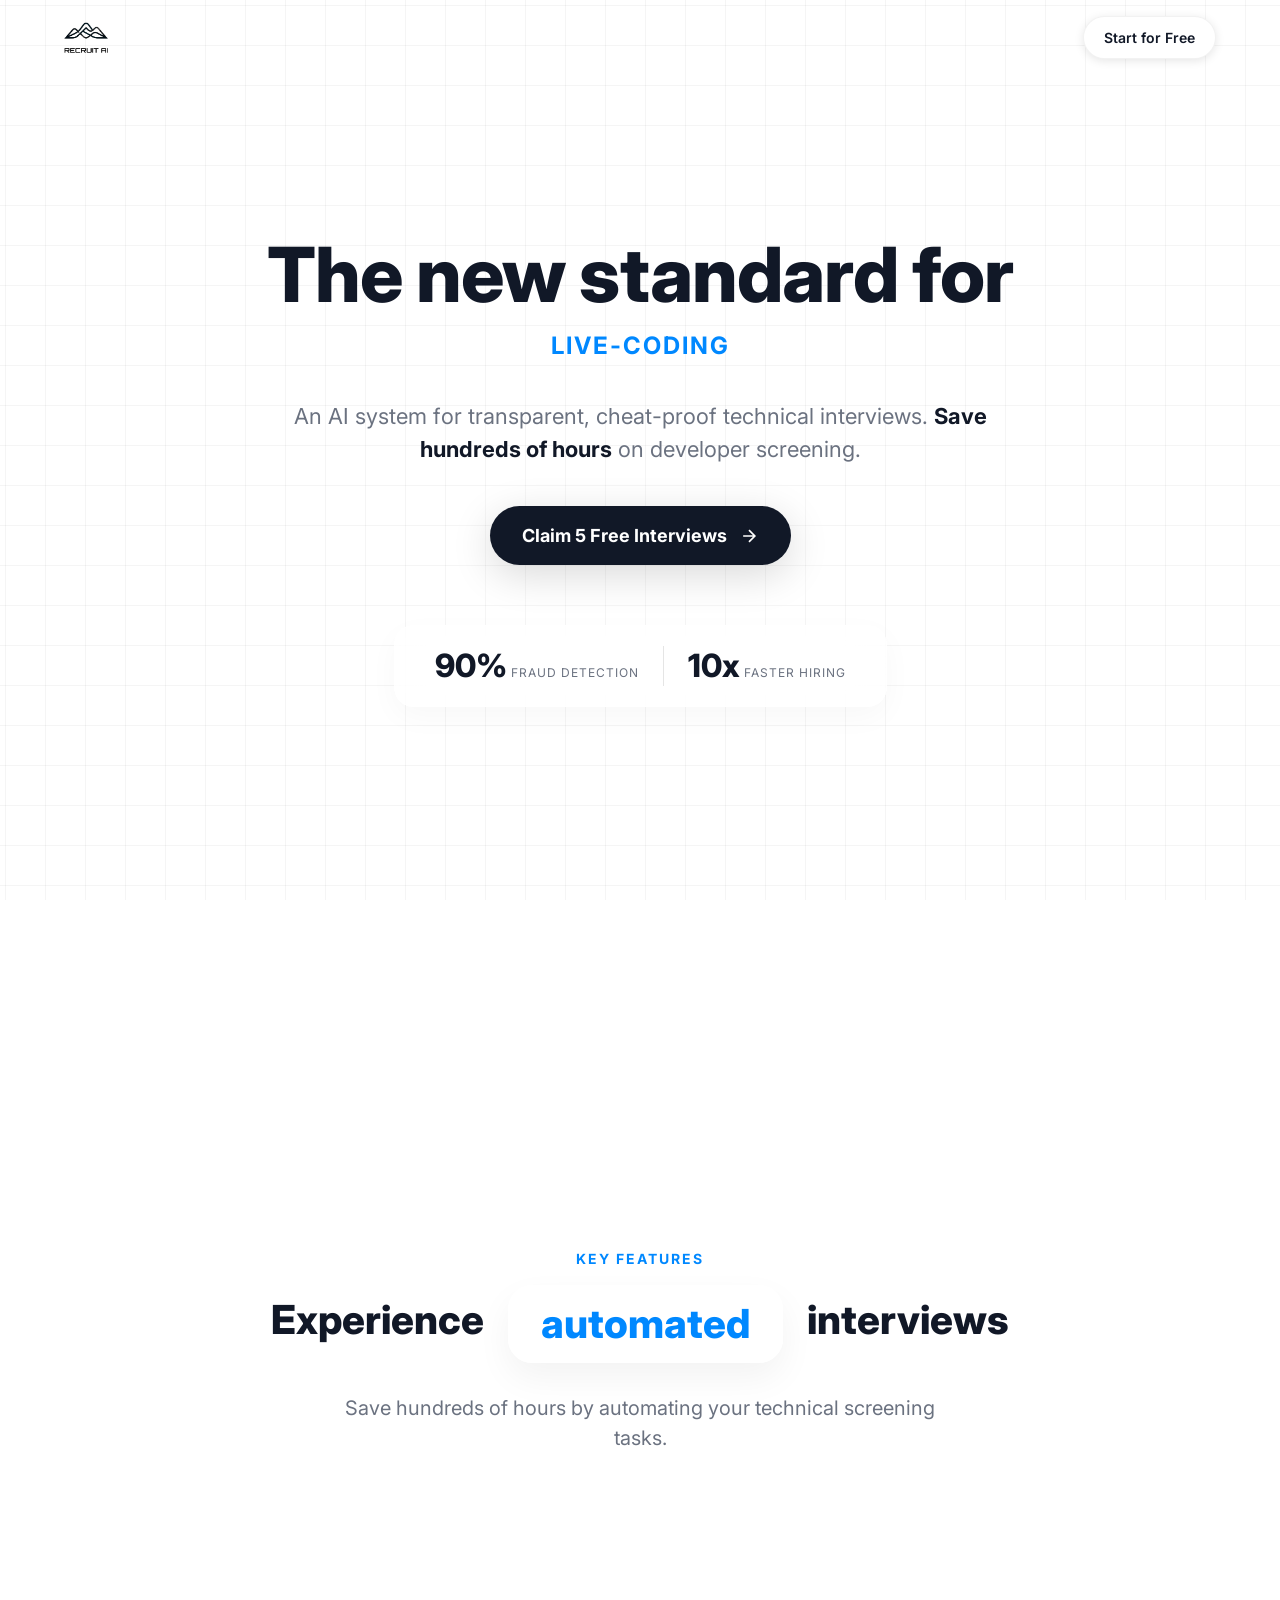
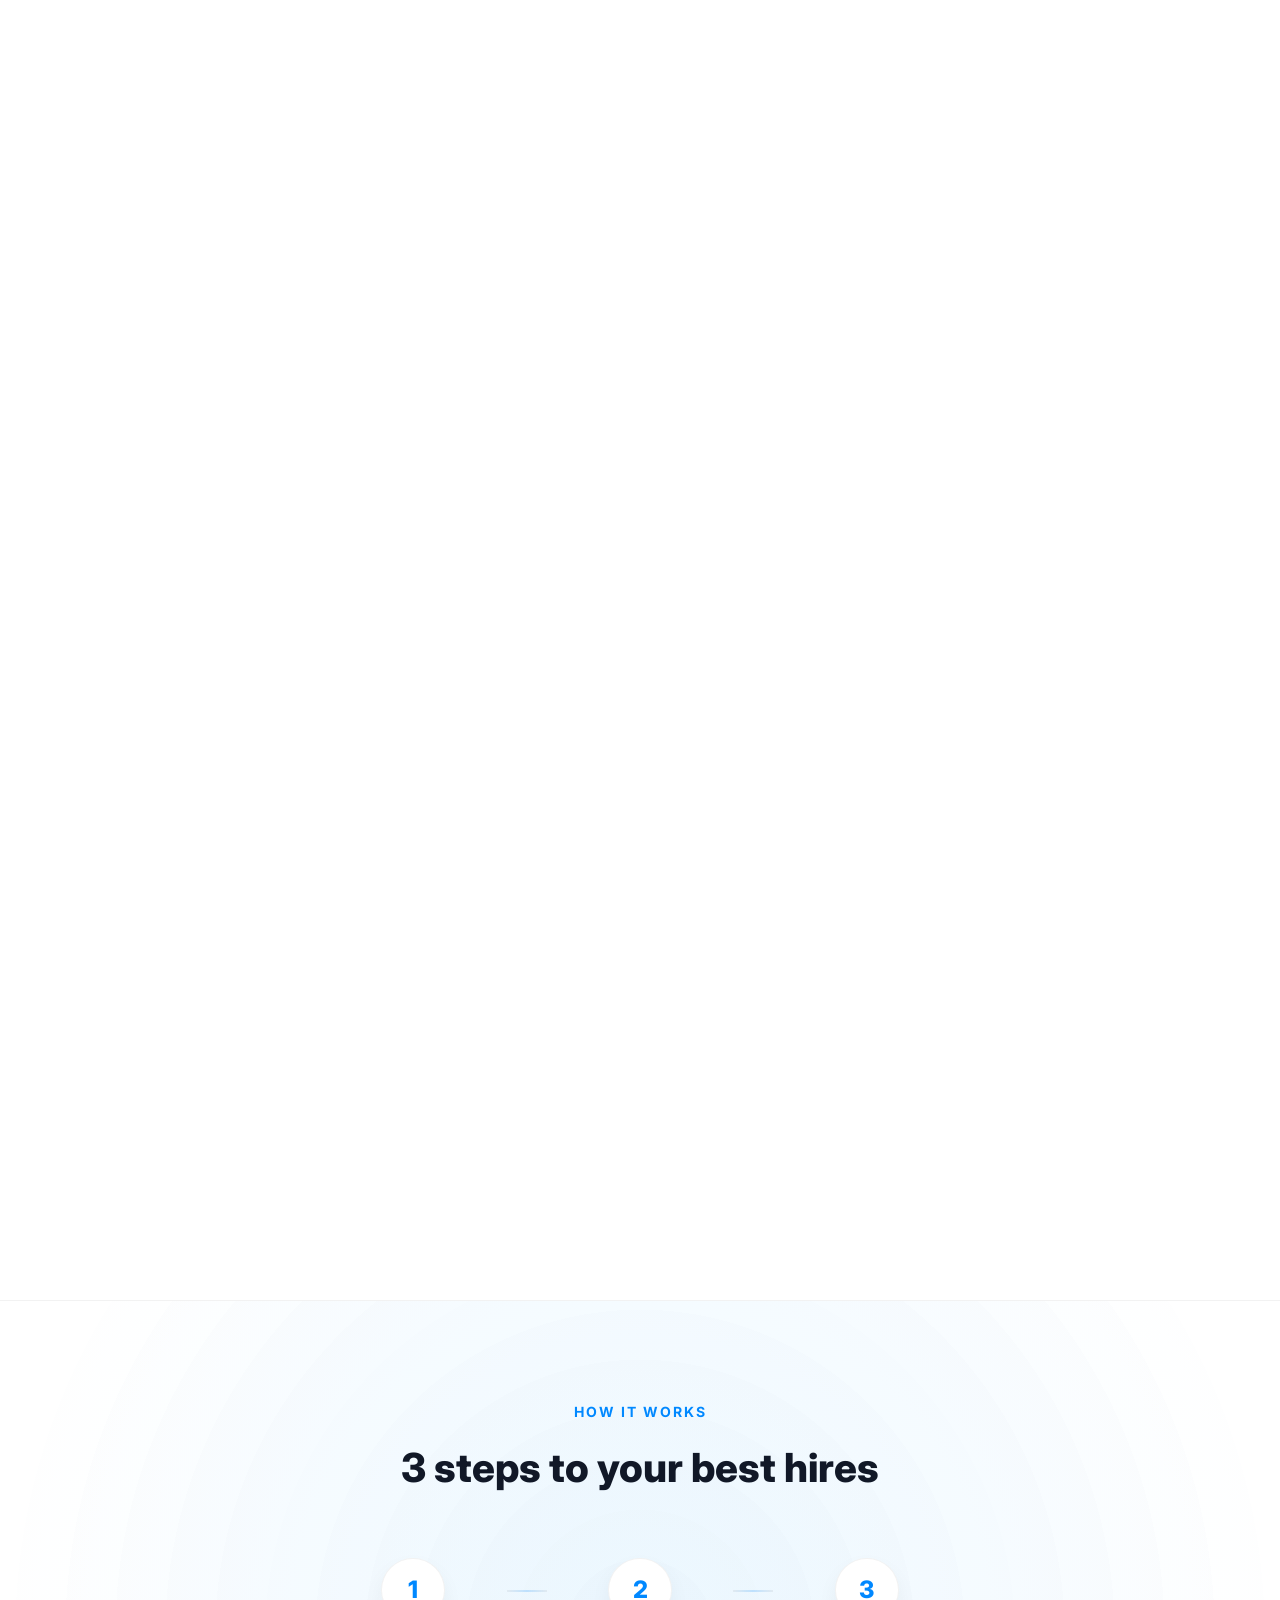
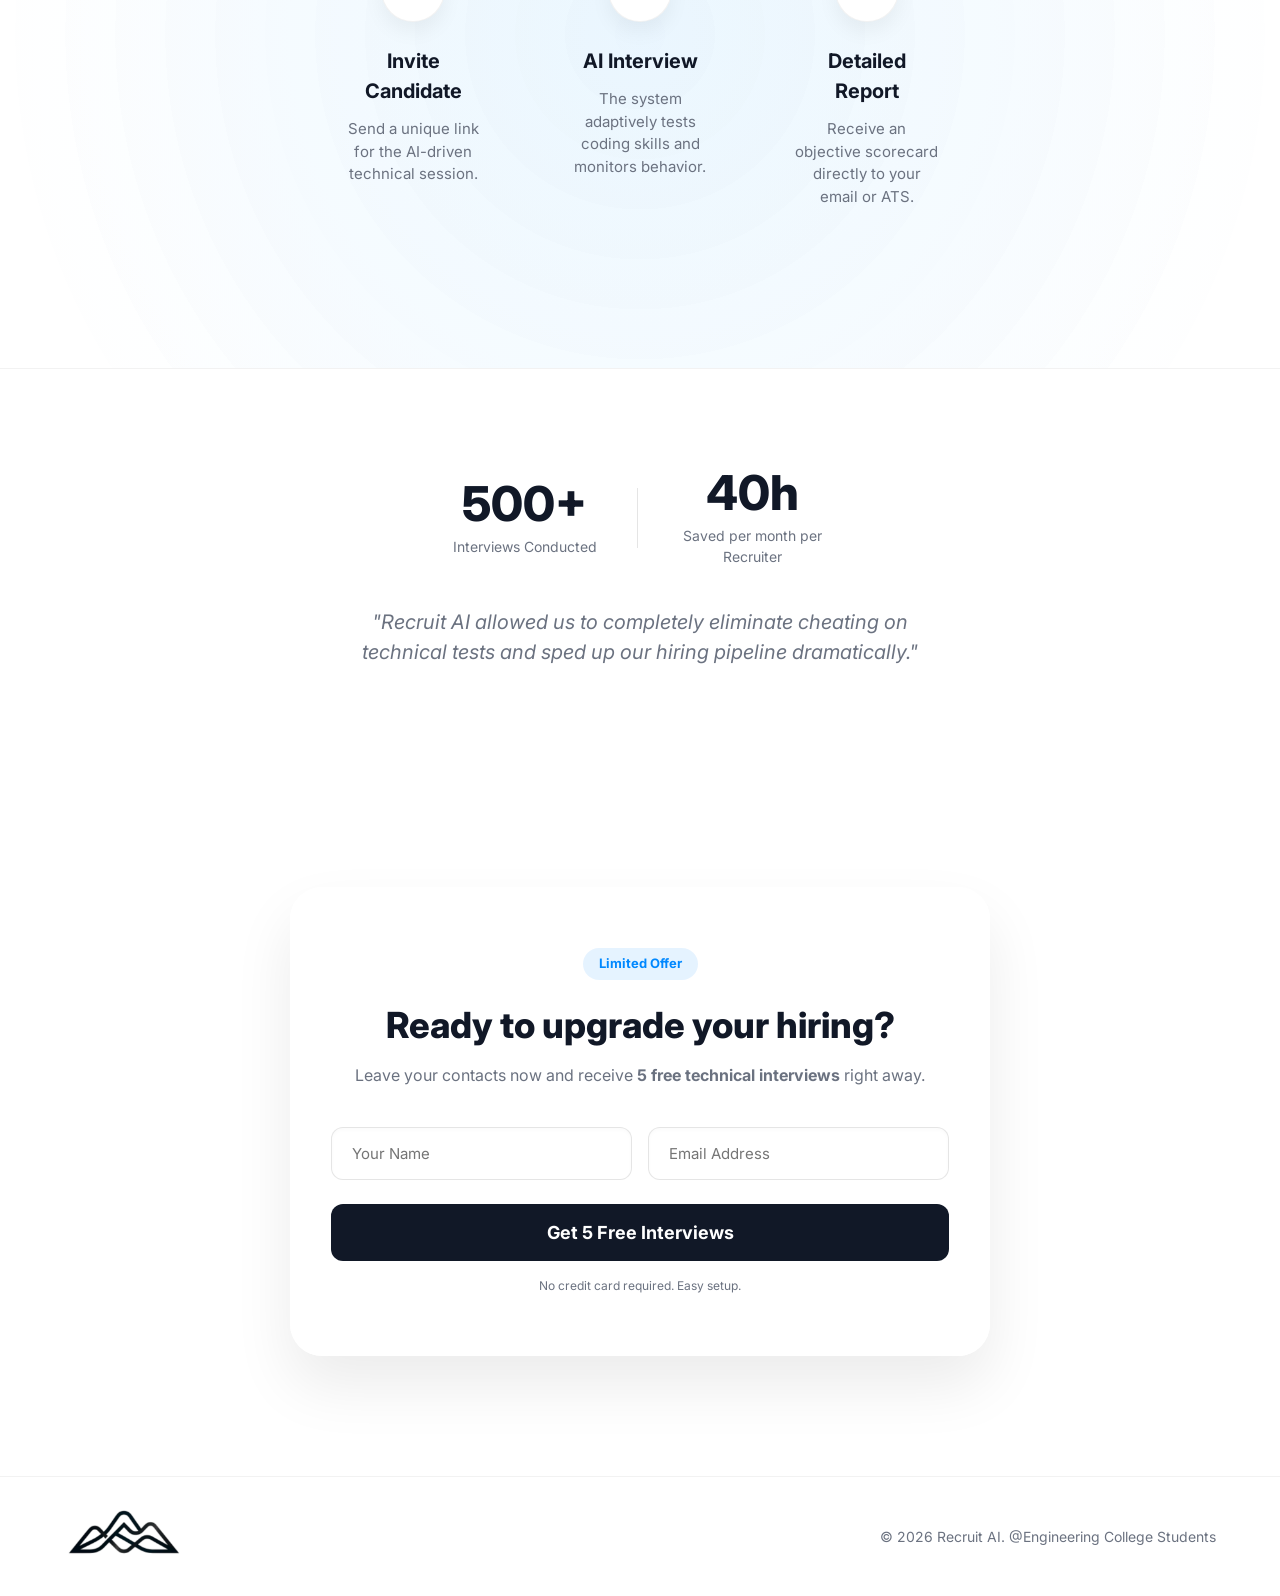
<file: index.html>
<!DOCTYPE html>
<html lang="en">

<head>
    <meta charset="UTF-8">
    <meta name="viewport" content="width=device-width, initial-scale=1.0">
    <title>Recruit AI — 5 Free Technical Interviews</title>
    
    <!-- Preconnect & Fonts -->
    <link rel="preconnect" href="https://fonts.googleapis.com">
    <link rel="preconnect" href="https://fonts.gstatic.com" crossorigin>
    <link href="https://fonts.googleapis.com/css2?family=Inter:wght@300;400;600;700;800&display=swap" rel="stylesheet">
    
    <link rel="stylesheet" href="styles.css">
</head>

<body>
    <div class="water-bg"></div>
    <!-- SVG Filters (hidden) -->
    <svg class="svg-filters" aria-hidden="true">
        <defs>
            <!-- Gooey Filter for Hero Text -->
            <filter id="gooey-threshold">
                <feGaussianBlur in="SourceGraphic" stdDeviation="5" result="blur" />
                <feColorMatrix in="blur" type="matrix" values="1 0 0 0 0  0 1 0 0 0  0 0 1 0 0  0 0 0 255 -140" result="threshold" />
                <feComposite in="SourceGraphic" in2="threshold" operator="over" />
            </filter>
            
            <!-- Liquid Glass Filter for Cards -->
            <filter id="liquid-glass" x="-20%" y="-20%" width="140%" height="140%">
                <feTurbulence type="fractalNoise" baseFrequency="0.01" numOctaves="3" result="noise" />
                <feDisplacementMap in="SourceGraphic" in2="noise" scale="10" xChannelSelector="R" yChannelSelector="G" />
            </filter>
        </defs>
    </svg>

    <canvas id="balloonsCanvas"></canvas>

    <!-- Navigation -->
    <nav class="navbar" id="navbar">
        <div class="nav-container">
            <a href="#" class="nav-logo">
                <img src="logo-full.png" alt="Recruit AI" style="height: 32px; object-fit: contain;">
            </a>
            <a href="#cta" class="nav-cta">Start for Free</a>
        </div>
    </nav>

    <!-- Hero Section -->
    <section class="hero">
        <canvas id="gridCanvas" class="hero-grid-canvas"></canvas>
        
        <div class="container hero-content">
            <h1 class="hero-title" data-reveal>
                The new standard for <br>
                <div class="morph-container" style="filter: url(#gooey-threshold)">
                    <span id="morphText1" class="morph-text">live-coding</span>
                    <span id="morphText2" class="morph-text">interviews</span>
                </div>
            </h1>
            <p class="hero-subtitle" data-reveal>
                An AI system for transparent, cheat-proof technical interviews.
                <strong>Save hundreds of hours</strong> on developer screening.
            </p>
            <div class="hero-cta-group" data-reveal>
                <a href="#cta" class="btn-hero-primary">
                    Claim 5 Free Interviews
                    <svg width="20" height="20" viewBox="0 0 24 24" fill="none" stroke="currentColor" stroke-width="2">
                        <path d="M5 12h14M12 5l7 7-7 7"/>
                    </svg>
                </a>
            </div>
            
            <div class="hero-metrics" data-reveal>
                <div class="metric-item">
                    <span class="metric-num" data-target="90" data-suffix="%">0%</span>
                    <span class="metric-label">Fraud Detection</span>
                </div>
                <div class="metric-sep"></div>
                <div class="metric-item">
                    <span class="metric-num" data-target="10" data-suffix="x">0x</span>
                    <span class="metric-label">Faster Hiring</span>
                </div>
            </div>
        </div>
    </section>

    <!-- Scroll-Linked Features Section (replaces value grid) -->
    <section id="features" class="scroll-features-wrap">
        <div class="scroll-features-sticky">
            <div class="container text-center" style="position: relative; z-index: 10;">
                <span class="section-eyebrow">Key Features</span>
                <h2 class="section-heading" style="margin-bottom: 30px;">
                    Experience
                    <div class="glass-word-container">
                        <span id="scrollWord" class="glass-word">automated</span>
                    </div>
                    interviews
                </h2>
                <p id="scrollDesc" class="scroll-feature-desc" style="font-size: 20px; color: var(--text-muted); max-width: 600px; margin: 0 auto; height: 60px; transition: all 0.3s cubic-bezier(0.4, 0, 0.2, 1);">
                    Save hundreds of hours by automating your technical screening tasks.
                </p>
            </div>
        </div>
    </section>

    <!-- Steps (Warp BG) -->
    <section class="steps-section section">
        <div class="warp-bg">
            <div class="warp-layer warp-1"></div>
            <div class="warp-layer warp-2"></div>
            <div class="warp-layer warp-3"></div>
        </div>
        
        <div class="container steps-container">
            <div style="max-width: 600px; margin: 0 auto 60px;">
                <span class="section-eyebrow">How it works</span>
                <h2 class="section-heading">3 steps to your best hires</h2>
                
                <div class="steps-timeline">
                    <!-- Step 1 -->
                    <div class="step-item" data-reveal>
                        <div class="step-num">1</div>
                        <div class="step-body">
                            <h3>Invite Candidate</h3>
                            <p>Send a unique link for the AI-driven technical session.</p>
                        </div>
                    </div>
                    <div class="step-connector"></div>
                    <!-- Step 2 -->
                    <div class="step-item" data-reveal>
                        <div class="step-num">2</div>
                        <div class="step-body">
                            <h3>AI Interview</h3>
                            <p>The system adaptively tests coding skills and monitors behavior.</p>
                        </div>
                    </div>
                    <div class="step-connector"></div>
                    <!-- Step 3 -->
                    <div class="step-item" data-reveal>
                        <div class="step-num">3</div>
                        <div class="step-body">
                            <h3>Detailed Report</h3>
                            <p>Receive an objective scorecard directly to your email or ATS.</p>
                        </div>
                    </div>
                </div>
            </div>
        </div>
    </section>

    <!-- Proof -->
    <section class="proof-section section">
        <div class="container">
            <div class="proof-grid">
                <div class="proof-item">
                    <div class="proof-value">500+</div>
                    <div class="proof-label">Interviews Conducted</div>
                </div>
                <div class="proof-sep"></div>
                <div class="proof-item">
                    <div class="proof-value">40h</div>
                    <div class="proof-label">Saved per month per Recruiter</div>
                </div>
            </div>
            <p class="proof-quote">"Recruit AI allowed us to completely eliminate cheating on technical tests and sped up our hiring pipeline dramatically."</p>
        </div>
    </section>

    <!-- CTA Section -->
    <section id="cta" class="cta-section">
        <div class="container">
            <div class="liquid-card-cta" data-reveal>
                <div class="cta-inner">
                    <div id="ctaContent">
                        <span class="cta-eyebrow">Limited Offer</span>
                        <h2 class="cta-heading">Ready to upgrade your hiring?</h2>
                        <p class="cta-sub">Leave your contacts now and receive <strong>5 free technical interviews</strong> right away.</p>
                        
                        <form class="cta-form" id="ctaForm" novalidate>
                            <div class="form-fields">
                                <div class="field">
                                    <input type="text" id="userName" name="name" placeholder="Your Name" required
                                        autocomplete="name">
                                </div>
                                <div class="field">
                                    <input type="email" id="userEmail" name="email" placeholder="Email Address" required
                                        autocomplete="email">
                                </div>
                            </div>
                            <button type="submit" class="btn-submit" id="submitBtn">
                                <span class="btn-submit-text">Get 5 Free Interviews</span>
                                <div class="btn-submit-loader"></div>
                            </button>
                            <p class="form-disclaimer">No credit card required. Easy setup.</p>
                        </form>
                    </div>
                    <div id="ctaSuccess" class="cta-success">
                        <svg class="success-check" viewBox="0 0 52 52" fill="none" stroke="var(--accent-blue)" stroke-width="4">
                            <circle cx="26" cy="26" r="24" stroke="rgba(0,136,255,0.2)"/>
                            <path class="check-path" d="M14 27l8 8 16-16" stroke-linecap="round" stroke-linejoin="round"/>
                        </svg>
                        <h3>Request Accepted!</h3>
                        <p>We will contact you shortly to activate your 5 free sessions.</p>
                    </div>
                </div>
            </div>
        </div>
    </section>

    <!-- Footer -->
    <footer class="footer">
        <div class="container footer-inner">
            <div class="footer-logo">
                <img src="logo-icon.png" alt="Recruit AI Logo" style="height: 48px; object-fit: contain;">
            </div>
            <p class="footer-copy">&copy; 2026 Recruit AI. @Engineering College Students</p>
        </div>
    </footer>

    <script src="script.js"></script>
</body>

</html>
</file>
<file: styles.css>
/* ============================================
   RECRUIT AI — Light Theme Landing Page 
   ============================================ */

   :root {
    --bg-base: #ffffff;
    --bg-surface: #f4f7fb;
    --text-main: #111827;
    --text-muted: #6b7280;
    
    --accent-blue: #0088ff;
    --accent-cyan: #00d4ff;
    
    --grad-primary: linear-gradient(135deg, var(--accent-blue), var(--accent-cyan));
    
    /* Light glass variables */
    --glass-bg: rgba(255, 255, 255, 0.6);
    --glass-border: rgba(255, 255, 255, 0.8);
    --glass-shadow: 0 8px 32px rgba(0, 0, 0, 0.05);
    
    --font-sans: 'Inter', sans-serif;
}

* { margin: 0; padding: 0; box-sizing: border-box; }

html {
    scroll-behavior: smooth;
    font-size: 16px;
    background: var(--bg-base);
}

body {
    font-family: var(--font-sans);
    color: var(--text-main);
    line-height: 1.5;
    overflow-x: hidden;
    -webkit-font-smoothing: antialiased;
}

.svg-filters {
    position: absolute;
    width: 0;
    height: 0;
    pointer-events: none;
}

#balloonsCanvas {
    position: fixed;
    top: 0;
    left: 0;
    width: 100vw;
    height: 100vh;
    pointer-events: none;
    z-index: 9999;
}

.container {
    max-width: 1200px;
    margin: 0 auto;
    padding: 0 24px;
}

.text-grad {
    background: var(--grad-primary);
    -webkit-background-clip: text;
    -webkit-text-fill-color: transparent;
    background-clip: text;
}

.text-center {
    text-align: center;
}

/* ==================== WATER / LIGHT BACKGROUND ==================== */
.water-bg {
    position: fixed;
    top: 0;
    left: 0;
    width: 100%;
    height: 100vh;
    z-index: -2;
    background: url("https://images.unsplash.com/photo-1432251407527-504a6b4174a2?q=80&w=2000&auto=format&fit=crop") center center/cover no-repeat;
    opacity: 0.15; /* Subtle water background per the liquid-glass component */
    pointer-events: none;
}

/* ==================== NAVBAR ==================== */
.navbar {
    position: fixed;
    top: 0;
    width: 100%;
    z-index: 100;
    padding: 16px 0;
    transition: 0.3s ease;
    border-bottom: 1px solid transparent;
}

.navbar.scrolled {
    background: rgba(255, 255, 255, 0.85);
    backdrop-filter: blur(16px);
    -webkit-backdrop-filter: blur(16px);
    border-bottom-color: rgba(0,0,0,0.05);
    padding: 12px 0;
    box-shadow: 0 4px 20px rgba(0,0,0,0.02);
}

.nav-container {
    max-width: 1200px;
    margin: 0 auto;
    padding: 0 24px;
    display: flex;
    justify-content: space-between;
    align-items: center;
}

.nav-logo {
    display: flex;
    align-items: center;
    gap: 12px;
    text-decoration: none;
    color: var(--text-main);
}

.logo-mark {
    width: 32px;
    height: 32px;
    border-radius: 8px;
    background: var(--grad-primary);
    display: flex;
    align-items: center;
    justify-content: center;
    color: white;
    font-weight: 800;
    font-size: 18px;
}

.logo-text {
    font-weight: 800;
    letter-spacing: 0.5px;
}

.logo-ai { color: var(--accent-blue); }

.nav-cta {
    background: #ffffff;
    color: var(--text-main);
    padding: 10px 20px;
    border-radius: 99px;
    font-size: 14px;
    font-weight: 600;
    text-decoration: none;
    transition: 0.3s;
    box-shadow: 0 2px 10px rgba(0,0,0,0.1);
    border: 1px solid rgba(0,0,0,0.05);
}

.nav-cta:hover {
    box-shadow: 0 4px 15px rgba(0,0,0,0.15);
    transform: translateY(-1px);
}

/* ==================== HERO & INFINITE GRID ==================== */
.hero {
    position: relative;
    min-height: 100vh;
    display: flex;
    align-items: center;
    justify-content: center;
    overflow: hidden;
    padding: 100px 24px 60px;
}

.hero-grid-canvas {
    position: absolute;
    top: 0;
    left: 0;
    width: 100%;
    height: 100%;
    z-index: -1;
    opacity: 0.8; 
}

.hero-content {
    position: relative;
    z-index: 10;
    text-align: center;
    max-width: 800px;
}

/* Gooey Text */
.morph-container {
    position: relative;
    height: 60px;
    display: flex;
    justify-content: center;
    align-items: center;
    margin-bottom: 16px;
}

.morph-text {
    position: absolute;
    font-size: 24px;
    font-weight: 700;
    color: var(--accent-blue);
    letter-spacing: 2px;
    text-transform: uppercase;
}

.hero-title {
    font-size: clamp(40px, 6vw, 76px);
    font-weight: 800;
    line-height: 1.1;
    margin-bottom: 24px;
    letter-spacing: -1px;
    color: var(--text-main);
}

.hero-title-highlight {
    color: var(--accent-blue);
}

.hero-subtitle {
    font-size: clamp(18px, 2vw, 22px);
    color: var(--text-muted);
    margin-bottom: 40px;
}
.hero-subtitle strong { color: var(--text-main); }

.hero-cta-group {
    display: flex;
    justify-content: center;
    margin-bottom: 60px;
}

.btn-hero-primary {
    display: inline-flex;
    align-items: center;
    gap: 12px;
    background: var(--text-main);
    color: #fff;
    padding: 16px 32px;
    border-radius: 99px;
    font-size: 18px;
    font-weight: 700;
    text-decoration: none;
    box-shadow: 0 10px 40px rgba(0, 0, 0, 0.15);
    transition: 0.3s cubic-bezier(0.175, 0.885, 0.32, 1.275);
}

.btn-hero-primary:hover {
    transform: scale(1.05);
    background: var(--accent-blue);
    box-shadow: 0 15px 50px rgba(0, 136, 255, 0.3);
}

.hero-metrics {
    display: flex;
    justify-content: center;
    align-items: center;
    gap: 24px;
    flex-wrap: wrap;
    background: rgba(255, 255, 255, 0.7);
    border: 1px solid rgba(255, 255, 255, 0.5);
    padding: 20px 40px;
    border-radius: 20px;
    backdrop-filter: blur(20px);
    box-shadow: 0 10px 30px rgba(0,0,0,0.03);
    display: inline-flex;
}

.hero-metric {
    display: flex;
    flex-direction: column;
    align-items: center;
}

.metric-num {
    font-size: 32px;
    font-weight: 800;
    color: var(--text-main);
    line-height: 1;
}

.metric-label {
    font-size: 12px;
    color: var(--text-muted);
    text-transform: uppercase;
    letter-spacing: 1px;
    margin-top: 4px;
}

.metric-sep {
    width: 1px;
    height: 40px;
    background: rgba(0,0,0,0.1);
}

/* ==================== SCROLL-LINKED FEATURES ==================== */
.section { padding: 100px 0; }

.scroll-features-wrap {
    height: 400vh; 
    position: relative;
    z-index: 10;
}

.scroll-features-sticky {
    position: sticky;
    top: 0;
    height: 100vh;
    display: flex;
    align-items: center;
    justify-content: center;
    overflow: hidden;
}

.glass-word-container {
    display: inline-flex;
    align-items: center;
    justify-content: center;
    padding: 8px 32px;
    margin: 0 16px;
    border-radius: 24px;
    background: rgba(255, 255, 255, 0.6);
    border: 1px solid rgba(255, 255, 255, 1);
    box-shadow: 0 15px 35px rgba(0, 0, 0, 0.05), inset 2px 2px 5px rgba(255,255,255,1);
    backdrop-filter: blur(16px);
    -webkit-backdrop-filter: blur(16px);
    vertical-align: middle;
    transition: all 0.4s cubic-bezier(0.175, 0.885, 0.32, 1.275);
    transform-origin: center;
}

.glass-word-container.flip-out {
    transform: scale(0.95) translateY(-20px);
    opacity: 0;
}

.glass-word-container.flip-in {
    transform: scale(1.05) translateY(20px);
    opacity: 0;
}

.glass-word {
    color: var(--accent-blue);
    font-weight: 800;
    filter: blur(0px);
    transition: filter 0.3s;
}

.glass-word-container.flip-out .glass-word,
.glass-word-container.flip-in .glass-word {
    filter: blur(8px);
}

/* ==================== STEPS (WARP SHADER SIMULATION) ==================== */
.steps-section {
    position: relative;
    overflow: hidden;
    background: #ffffff;
    border-top: 1px solid rgba(0,0,0,0.05);
    border-bottom: 1px solid rgba(0,0,0,0.05);
}

.warp-bg {
    position: absolute;
    inset: 0;
    opacity: 0.6;
    pointer-events: none;
}

.warp-layer {
    position: absolute;
    width: 150%;
    height: 150%;
    top: -25%; left: -25%;
    border-radius: 40%;
    mix-blend-mode: multiply;
    animation: warpSpin 20s linear infinite;
}

.warp-1 { background: radial-gradient(circle at center, rgba(0,212,255,0.05) 0%, transparent 60%); animation-duration: 25s; }
.warp-2 { background: radial-gradient(circle at center, rgba(37,99,235,0.05) 0%, transparent 60%); animation-duration: 30s; animation-direction: reverse; }
.warp-3 { background: radial-gradient(circle at center, rgba(0,136,255,0.05) 0%, transparent 60%); animation-duration: 40s; }

@keyframes warpSpin {
    from { transform: rotate(0deg); }
    to { transform: rotate(360deg); }
}

.steps-container { position: relative; z-index: 10; text-align: center; }

.section-eyebrow {
    font-size: 14px;
    font-weight: 700;
    color: var(--accent-blue);
    text-transform: uppercase;
    letter-spacing: 2px;
    display: block;
    margin-bottom: 16px;
}

.section-heading {
    font-size: 40px;
    font-weight: 800;
    margin-bottom: 60px;
}

.steps-timeline {
    display: flex;
    justify-content: space-between;
    align-items: flex-start;
    max-width: 900px;
    margin: 0 auto;
    gap: 20px;
}

.step-item {
    flex: 1;
    text-align: center;
}

.step-num {
    width: 64px; height: 64px;
    margin: 0 auto 24px;
    display: flex;
    align-items: center;
    justify-content: center;
    font-size: 24px;
    font-weight: 800;
    background: #ffffff;
    border: 1px solid rgba(0,0,0,0.05);
    border-radius: 50%;
    color: var(--accent-blue);
    box-shadow: 0 10px 20px rgba(0,0,0,0.05);
}

.step-body h3 {
    font-size: 20px;
    margin-bottom: 12px;
}

.step-body p {
    font-size: 15px;
    color: var(--text-muted);
}

.step-connector {
    flex: 0 0 40px;
    height: 2px;
    background: linear-gradient(90deg, rgba(0,0,0,0.05), rgba(0,136,255,0.2), rgba(0,0,0,0.05));
    margin-top: 32px;
}

/* ==================== PROOF ==================== */
.proof-section { background: var(--bg-base); }

.proof-grid {
    display: flex;
    justify-content: center;
    align-items: center;
    gap: 40px;
    margin-bottom: 40px;
    flex-wrap: wrap;
}

.proof-item {
    display: flex;
    flex-direction: column;
    align-items: center;
    text-align: center;
}

.proof-value {
    font-size: 48px;
    font-weight: 800;
    color: var(--text-main);
    line-height: 1;
    margin-bottom: 8px;
}

.proof-label {
    font-size: 14px;
    color: var(--text-muted);
    max-width: 150px;
}

.proof-sep { width: 1px; height: 60px; background: rgba(0,0,0,0.1); }

.proof-quote {
    text-align: center;
    font-size: 20px;
    font-style: italic;
    color: var(--text-muted);
    max-width: 600px;
    margin: 0 auto;
    font-weight: 400;
}

/* ==================== CTA FORM ==================== */
.cta-section { padding: 120px 0; position: relative; }

.liquid-card-cta {
    position: relative;
    max-width: 700px;
    margin: 0 auto;
    background: rgba(255, 255, 255, 0.7);
    border: 1px solid rgba(255, 255, 255, 1);
    border-radius: 32px;
    padding: 60px 40px;
    text-align: center;
    backdrop-filter: blur(20px);
    -webkit-backdrop-filter: blur(20px);
    box-shadow: 0 30px 60px rgba(0,0,0,0.08), inset 2px 2px 5px rgba(255,255,255,1);
    overflow: hidden;
}

.cta-inner { position: relative; z-index: 10; }

.cta-eyebrow {
    display: inline-block;
    padding: 6px 16px;
    background: rgba(0,136,255,0.1);
    color: var(--accent-blue);
    border-radius: 99px;
    font-size: 13px;
    font-weight: 700;
    margin-bottom: 24px;
}

.cta-heading {
    font-size: 36px;
    font-weight: 800;
    margin-bottom: 16px;
    line-height: 1.2;
}

.cta-sub {
    font-size: 16px;
    color: var(--text-muted);
    margin-bottom: 40px;
}

.form-fields {
    display: grid;
    grid-template-columns: 1fr 1fr;
    gap: 16px;
    margin-bottom: 24px;
}

.field input {
    width: 100%;
    padding: 16px 20px;
    background: #ffffff;
    border: 1px solid rgba(0,0,0,0.1);
    border-radius: 12px;
    color: var(--text-main);
    font-family: inherit;
    font-size: 15px;
    outline: none;
    transition: 0.3s;
    box-shadow: inset 0 2px 4px rgba(0,0,0,0.02);
}

.field input:focus {
    border-color: var(--accent-blue);
    box-shadow: 0 0 0 4px rgba(0,136,255,0.1);
}

.btn-submit {
    width: 100%;
    padding: 18px;
    border-radius: 12px;
    border: none;
    background: var(--text-main);
    color: #ffffff;
    font-size: 18px;
    font-weight: 700;
    font-family: inherit;
    cursor: pointer;
    transition: 0.3s;
    display: flex;
    justify-content: center;
    align-items: center;
    position: relative;
    overflow: hidden;
}

.btn-submit:hover {
    background: var(--accent-blue);
    transform: translateY(-2px);
    box-shadow: 0 10px 20px rgba(0,136,255,0.2);
}

.btn-submit-loader {
    display: none;
    width: 24px; height: 24px;
    border: 3px solid rgba(255,255,255,0.3);
    border-top-color: #fff;
    border-radius: 50%;
    animation: spin 1s linear infinite;
}

.form-disclaimer {
    font-size: 12px;
    color: var(--text-muted);
    margin-top: 16px;
}

/* Success State */
.cta-success {
    display: none;
    animation: fadeScale 0.5s cubic-bezier(0.175, 0.885, 0.32, 1.275);
}

.success-check {
    width: 80px; height: 80px;
    margin: 0 auto 24px;
}

.check-path { stroke-dasharray: 50; stroke-dashoffset: 50; }
.cta-success.active .check-path { animation: drawCheck 0.6s ease forwards 0.2s; }

.cta-success h3 {
    font-size: 28px;
    color: var(--text-main);
    margin-bottom: 12px;
}

/* ==================== FOOTER ==================== */
.footer {
    border-top: 1px solid rgba(0,0,0,0.05);
    padding: 32px 0;
    text-align: center;
    background: #ffffff;
}

.footer-inner {
    display: flex;
    justify-content: space-between;
    align-items: center;
}

.footer-logo { font-weight: 800; font-size: 18px; color: var(--text-main); }
.footer-copy { color: var(--text-muted); font-size: 14px; }

/* ==================== ANIMATIONS ==================== */
@keyframes spin { to { transform: rotate(360deg); } }
@keyframes drawCheck { to { stroke-dashoffset: 0; } }
@keyframes fadeScale {
    from { opacity: 0; transform: scale(0.9); }
    to { opacity: 1; transform: scale(1); }
}

[data-reveal] {
    opacity: 0;
    transform: translateY(30px);
    transition: 0.8s cubic-bezier(0.2, 0.8, 0.2, 1);
}
[data-reveal].revealed {
    opacity: 1;
    transform: translateY(0);
}

/* ==================== RESPONSIVE ==================== */
@media (max-width: 768px) {
    .hero-title { font-size: 36px; }
    .hero-metrics { flex-direction: column; padding: 20px; gap: 16px; width: 100%; }
    .metric-sep { width: 100%; height: 1px; }
    
    .steps-timeline { flex-direction: column; gap: 40px; }
    .step-connector { display: none; }
    
    .proof-grid { flex-direction: column; gap: 24px; }
    .proof-sep { width: 100px; height: 1px; }
    
    .form-fields { grid-template-columns: 1fr; }
    .liquid-card-cta { padding: 40px 20px; }
    
    .footer-inner { flex-direction: column; gap: 16px; }

    .glass-word-container {
        margin: 12px 8px;
    }
}
</file>
